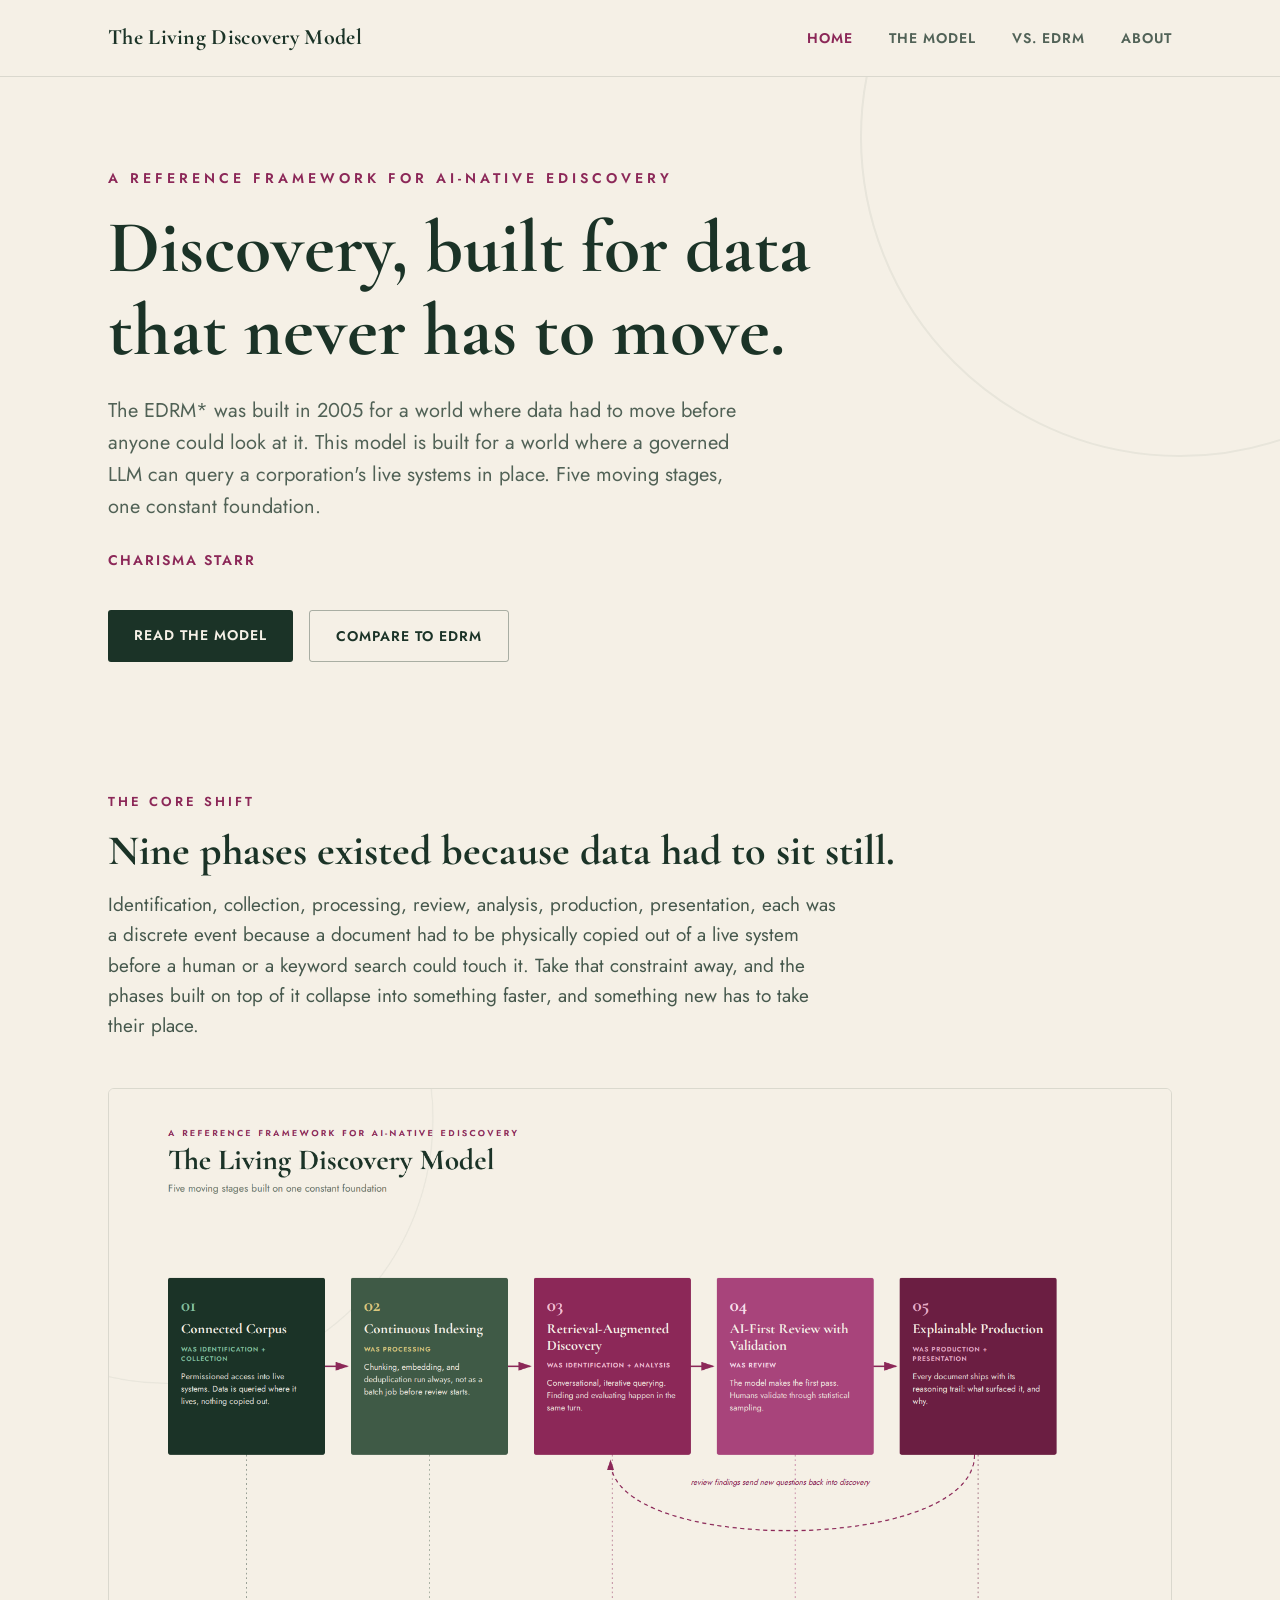
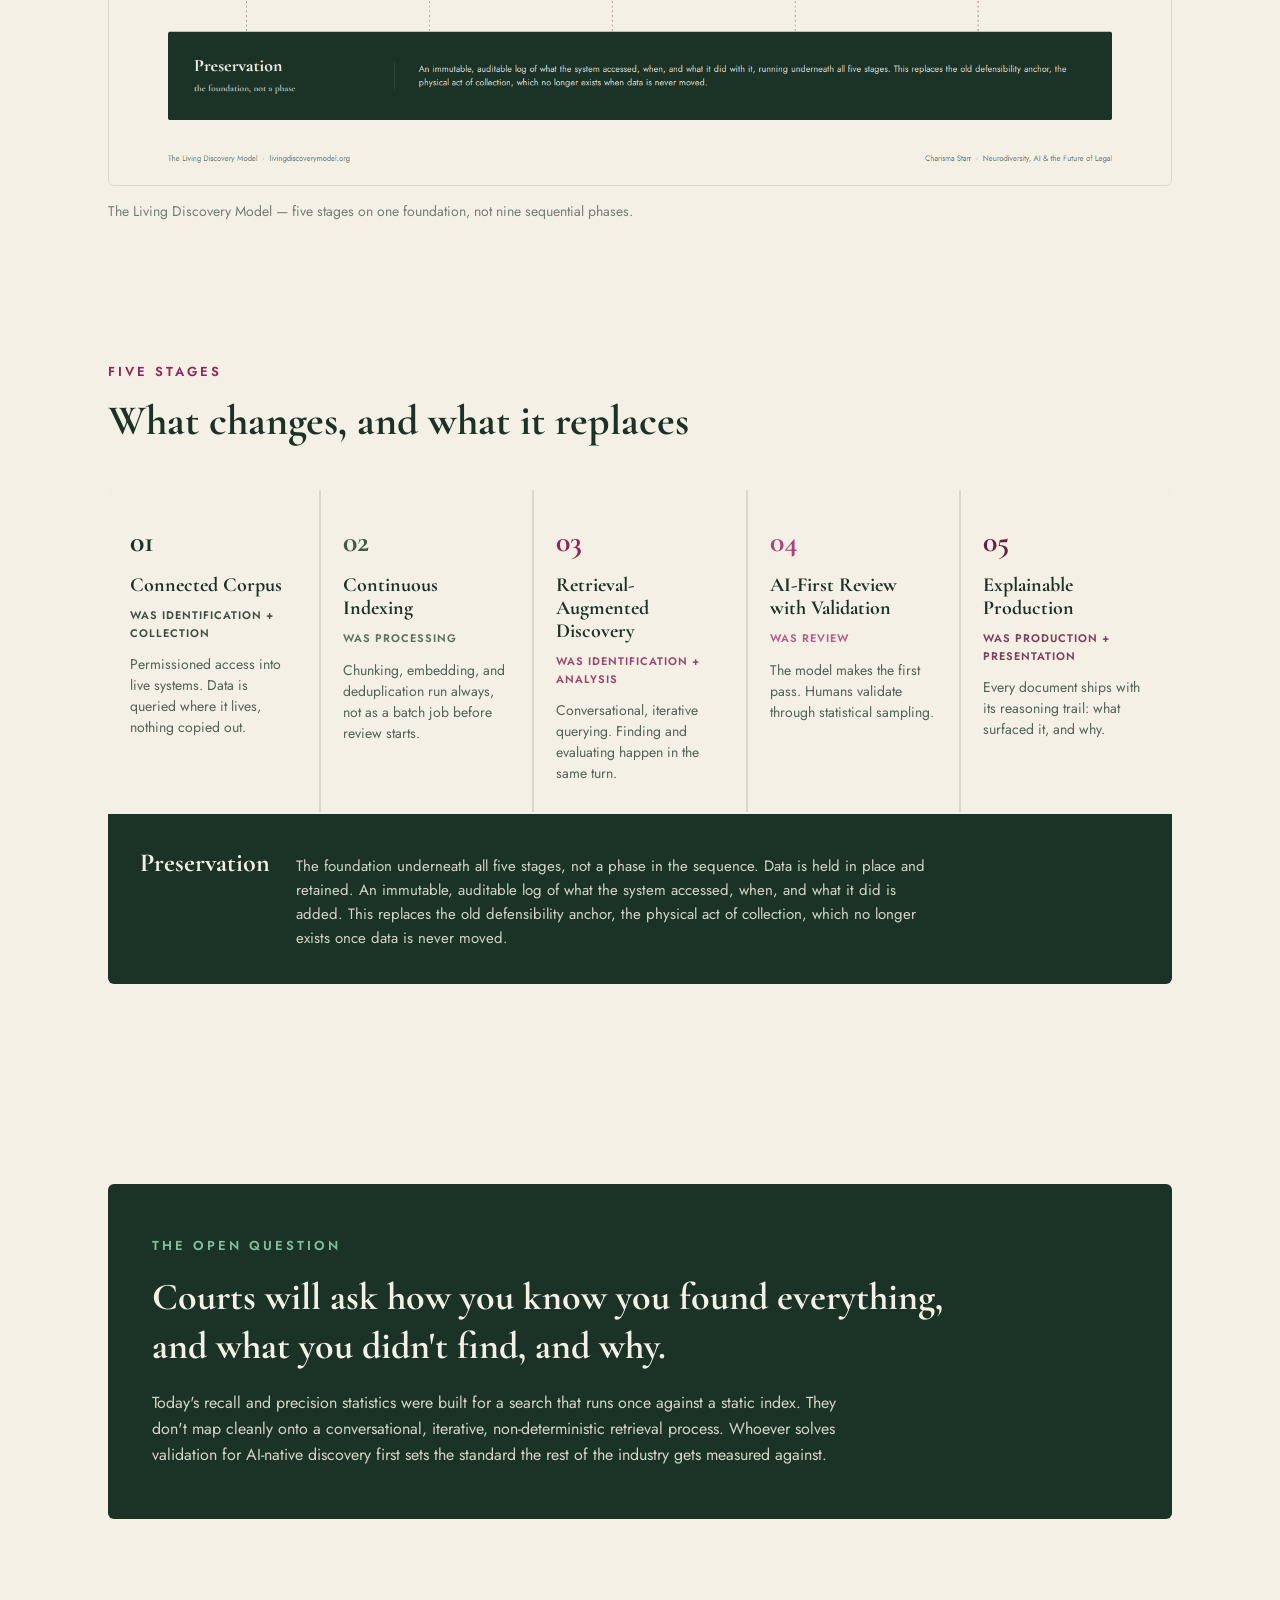
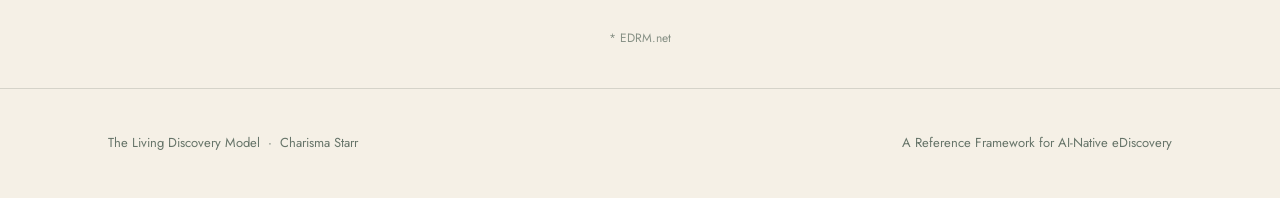
<file: index.html>
<!DOCTYPE html>
<html lang="en">
<head>
<meta charset="UTF-8">
<meta name="viewport" content="width=device-width, initial-scale=1.0">
<title>The Living Discovery Model — A Reference Framework for AI-Native eDiscovery</title>
<meta name="description" content="A reference framework for eDiscovery inside an AI-native corporation, built by Charisma Starr. Five moving stages on one constant foundation.">
<link rel="canonical" href="https://livingdiscoverymodel.org/">

<meta property="og:type" content="website">
<meta property="og:url" content="https://livingdiscoverymodel.org/">
<meta property="og:title" content="The Living Discovery Model — A Reference Framework for AI-Native eDiscovery">
<meta property="og:description" content="Five moving stages built on one constant foundation. An alternative to EDRM for discovery inside an AI-native corporation.">
<meta property="og:image" content="https://livingdiscoverymodel.org/assets/img/og-image.png">
<meta property="og:image:width" content="1200">
<meta property="og:image:height" content="630">

<meta name="twitter:card" content="summary_large_image">
<meta name="twitter:title" content="The Living Discovery Model — A Reference Framework for AI-Native eDiscovery">
<meta name="twitter:description" content="Five moving stages built on one constant foundation. An alternative to EDRM for discovery inside an AI-native corporation.">
<meta name="twitter:image" content="https://livingdiscoverymodel.org/assets/img/og-image.png">

<link rel="stylesheet" href="assets/css/style.css">
</head>
<body>

<nav class="nav">
  <div class="wrap">
    <a href="index.html" class="brand">The Living Discovery Model</a>
    <button class="nav-toggle" aria-label="Menu" onclick="document.getElementById('navlinks').classList.toggle('open')">&#9776;</button>
    <ul id="navlinks">
      <li><a class="link active" href="index.html">Home</a></li>
      <li><a class="link" href="model.html">The Model</a></li>
      <li><a class="link" href="vs-edrm.html">Vs. EDRM</a></li>
      <li><a class="link" href="about.html">About</a></li>
    </ul>
  </div>
</nav>

<header class="hero">
  <div class="ring"></div>
  <div class="wrap">
    <div class="eyebrow">A Reference Framework for AI-Native eDiscovery</div>
    <h1>Discovery, built for data<br>that never has to move.</h1>
    <p class="sub">The EDRM* was built in 2005 for a world where data had to move before anyone could look at it. This model is built for a world where a governed LLM can query a corporation's live systems in place. Five moving stages, one constant foundation.</p>
    <div class="byline">Charisma Starr</div>
    <div class="cta-row">
      <a href="model.html" class="btn btn-primary">Read the model</a>
      <a href="vs-edrm.html" class="btn btn-ghost">Compare to EDRM</a>
    </div>
  </div>
</header>

<section>
  <div class="wrap">
    <div class="section-kicker">The Core Shift</div>
    <h2 class="section-title">Nine phases existed because data had to sit still.</h2>
    <p class="lede">Identification, collection, processing, review, analysis, production, presentation, each was a discrete event because a document had to be physically copied out of a live system before a human or a keyword search could touch it. Take that constraint away, and the phases built on top of it collapse into something faster, and something new has to take their place.</p>
    <div class="figure">
      <img src="assets/img/flowchart.png" alt="The Living Discovery Model flowchart: Connected Corpus, Continuous Indexing, Retrieval-Augmented Discovery, AI-First Review with Validation, and Explainable Production, built on a Preservation foundation">
    </div>
    <div class="figure-caption">The Living Discovery Model — five stages on one foundation, not nine sequential phases.</div>
  </div>
</section>

<section>
  <div class="wrap">
    <div class="section-kicker">Five Stages</div>
    <h2 class="section-title">What changes, and what it replaces</h2>

    <div class="stage-grid">
      <div class="stage-card s1">
        <div class="n">01</div>
        <div class="t">Connected Corpus</div>
        <div class="w">was Identification + Collection</div>
        <div class="d">Permissioned access into live systems. Data is queried where it lives, nothing copied out.</div>
      </div>
      <div class="stage-card s2">
        <div class="n">02</div>
        <div class="t">Continuous Indexing</div>
        <div class="w">was Processing</div>
        <div class="d">Chunking, embedding, and deduplication run always, not as a batch job before review starts.</div>
      </div>
      <div class="stage-card s3">
        <div class="n">03</div>
        <div class="t">Retrieval-Augmented Discovery</div>
        <div class="w">was Identification + Analysis</div>
        <div class="d">Conversational, iterative querying. Finding and evaluating happen in the same turn.</div>
      </div>
      <div class="stage-card s4">
        <div class="n">04</div>
        <div class="t">AI-First Review with Validation</div>
        <div class="w">was Review</div>
        <div class="d">The model makes the first pass. Humans validate through statistical sampling.</div>
      </div>
      <div class="stage-card s5">
        <div class="n">05</div>
        <div class="t">Explainable Production</div>
        <div class="w">was Production + Presentation</div>
        <div class="d">Every document ships with its reasoning trail: what surfaced it, and why.</div>
      </div>
    </div>
    <div class="foundation">
      <h3>Preservation</h3>
      <p>The foundation underneath all five stages, not a phase in the sequence. Data is held in place and retained. An immutable, auditable log of what the system accessed, when, and what it did is added. This replaces the old defensibility anchor, the physical act of collection, which no longer exists once data is never moved.</p>
    </div>
  </div>
</section>

<section>
  <div class="wrap">
    <div class="callout">
      <div class="kicker">The Open Question</div>
      <div class="q">Courts will ask how you know you found everything, and what you didn't find, and why.</div>
      <p class="body-text">Today's recall and precision statistics were built for a search that runs once against a static index. They don't map cleanly onto a conversational, iterative, non-deterministic retrieval process. Whoever solves validation for AI-native discovery first sets the standard the rest of the industry gets measured against.</p>
    </div>
  </div>
</section>

<p style="text-align:center; font-size:12px; opacity:0.5; margin-top:40px;">* EDRM.net</p>

<footer>
  <div class="wrap">
    <span>The Living Discovery Model &nbsp;·&nbsp; Charisma Starr</span>
    <span>A Reference Framework for AI-Native eDiscovery</span>
  </div>
</footer>

</body>
</html>
</file>
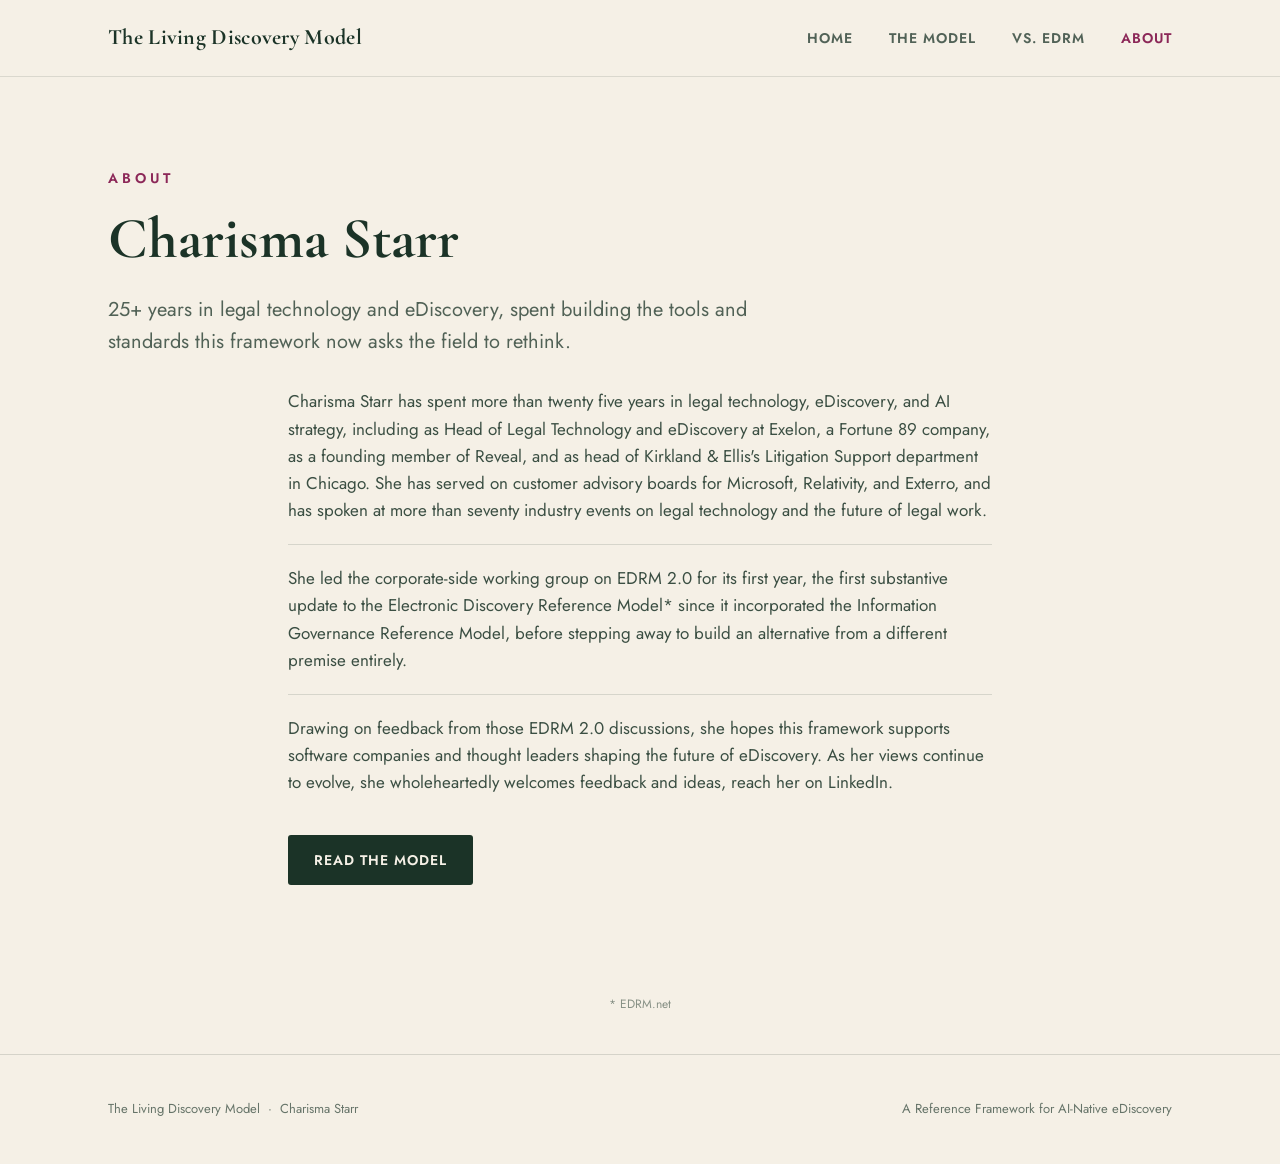
<file: about.html>
<!DOCTYPE html>
<html lang="en">
<head>
<meta charset="UTF-8">
<meta name="viewport" content="width=device-width, initial-scale=1.0">
<title>About — The Living Discovery Model</title>
<meta name="description" content="About Charisma Starr and the origin of the Living Discovery Model.">
<link rel="canonical" href="https://livingdiscoverymodel.org/about.html">

<meta property="og:type" content="profile">
<meta property="og:url" content="https://livingdiscoverymodel.org/about.html">
<meta property="og:title" content="About — The Living Discovery Model">
<meta property="og:description" content="About Charisma Starr and the origin of the Living Discovery Model.">
<meta property="og:image" content="https://livingdiscoverymodel.org/assets/img/og-image.png">
<meta property="og:image:width" content="1200">
<meta property="og:image:height" content="630">

<meta name="twitter:card" content="summary_large_image">
<meta name="twitter:title" content="About — The Living Discovery Model">
<meta name="twitter:description" content="About Charisma Starr and the origin of the Living Discovery Model.">
<meta name="twitter:image" content="https://livingdiscoverymodel.org/assets/img/og-image.png">

<link rel="stylesheet" href="assets/css/style.css">
</head>
<body>

<nav class="nav">
  <div class="wrap">
    <a href="index.html" class="brand">The Living Discovery Model</a>
    <button class="nav-toggle" aria-label="Menu" onclick="document.getElementById('navlinks').classList.toggle('open')">&#9776;</button>
    <ul id="navlinks">
      <li><a class="link" href="index.html">Home</a></li>
      <li><a class="link" href="model.html">The Model</a></li>
      <li><a class="link" href="vs-edrm.html">Vs. EDRM</a></li>
      <li><a class="link active" href="about.html">About</a></li>
    </ul>
  </div>
</nav>

<header class="hero" style="padding-bottom:20px;">
  <div class="wrap">
    <div class="eyebrow">About</div>
    <h1 style="font-size:clamp(36px,5vw,58px);">Charisma Starr</h1>
    <p class="sub">25+ years in legal technology and eDiscovery, spent building the tools and standards this framework now asks the field to rethink.</p>
  </div>
</header>

<section style="padding-top:10px;">
  <div class="wrap" style="max-width:760px;">
    <p style="font-size:17px; opacity:0.85;">Charisma Starr has spent more than twenty five years in legal technology, eDiscovery, and AI strategy, including as Head of Legal Technology and eDiscovery at Exelon, a Fortune 89 company, as a founding member of Reveal, and as head of Kirkland &amp; Ellis's Litigation Support department in Chicago. She has served on customer advisory boards for Microsoft, Relativity, and Exterro, and has spoken at more than seventy industry events on legal technology and the future of legal work.</p>

    <div class="divider"></div>

    <p style="font-size:17px; opacity:0.85;">She led the corporate-side working group on EDRM 2.0 for its first year, the first substantive update to the Electronic Discovery Reference Model* since it incorporated the Information Governance Reference Model, before stepping away to build an alternative from a different premise entirely.</p>

    <div class="divider"></div>

    <p style="font-size:17px; opacity:0.85;">Drawing on feedback from those EDRM 2.0 discussions, she hopes this framework supports software companies and thought leaders shaping the future of eDiscovery. As her views continue to evolve, she wholeheartedly welcomes feedback and ideas, reach her on LinkedIn.</p>

    <div class="cta-row">
      <a href="model.html" class="btn btn-primary">Read the model</a>
    </div>
  </div>
</section>

<p style="text-align:center; font-size:12px; opacity:0.5; margin-top:40px;">* EDRM.net</p>

<footer>
  <div class="wrap">
    <span>The Living Discovery Model &nbsp;·&nbsp; Charisma Starr</span>
    <span>A Reference Framework for AI-Native eDiscovery</span>
  </div>
</footer>

</body>
</html>
</file>
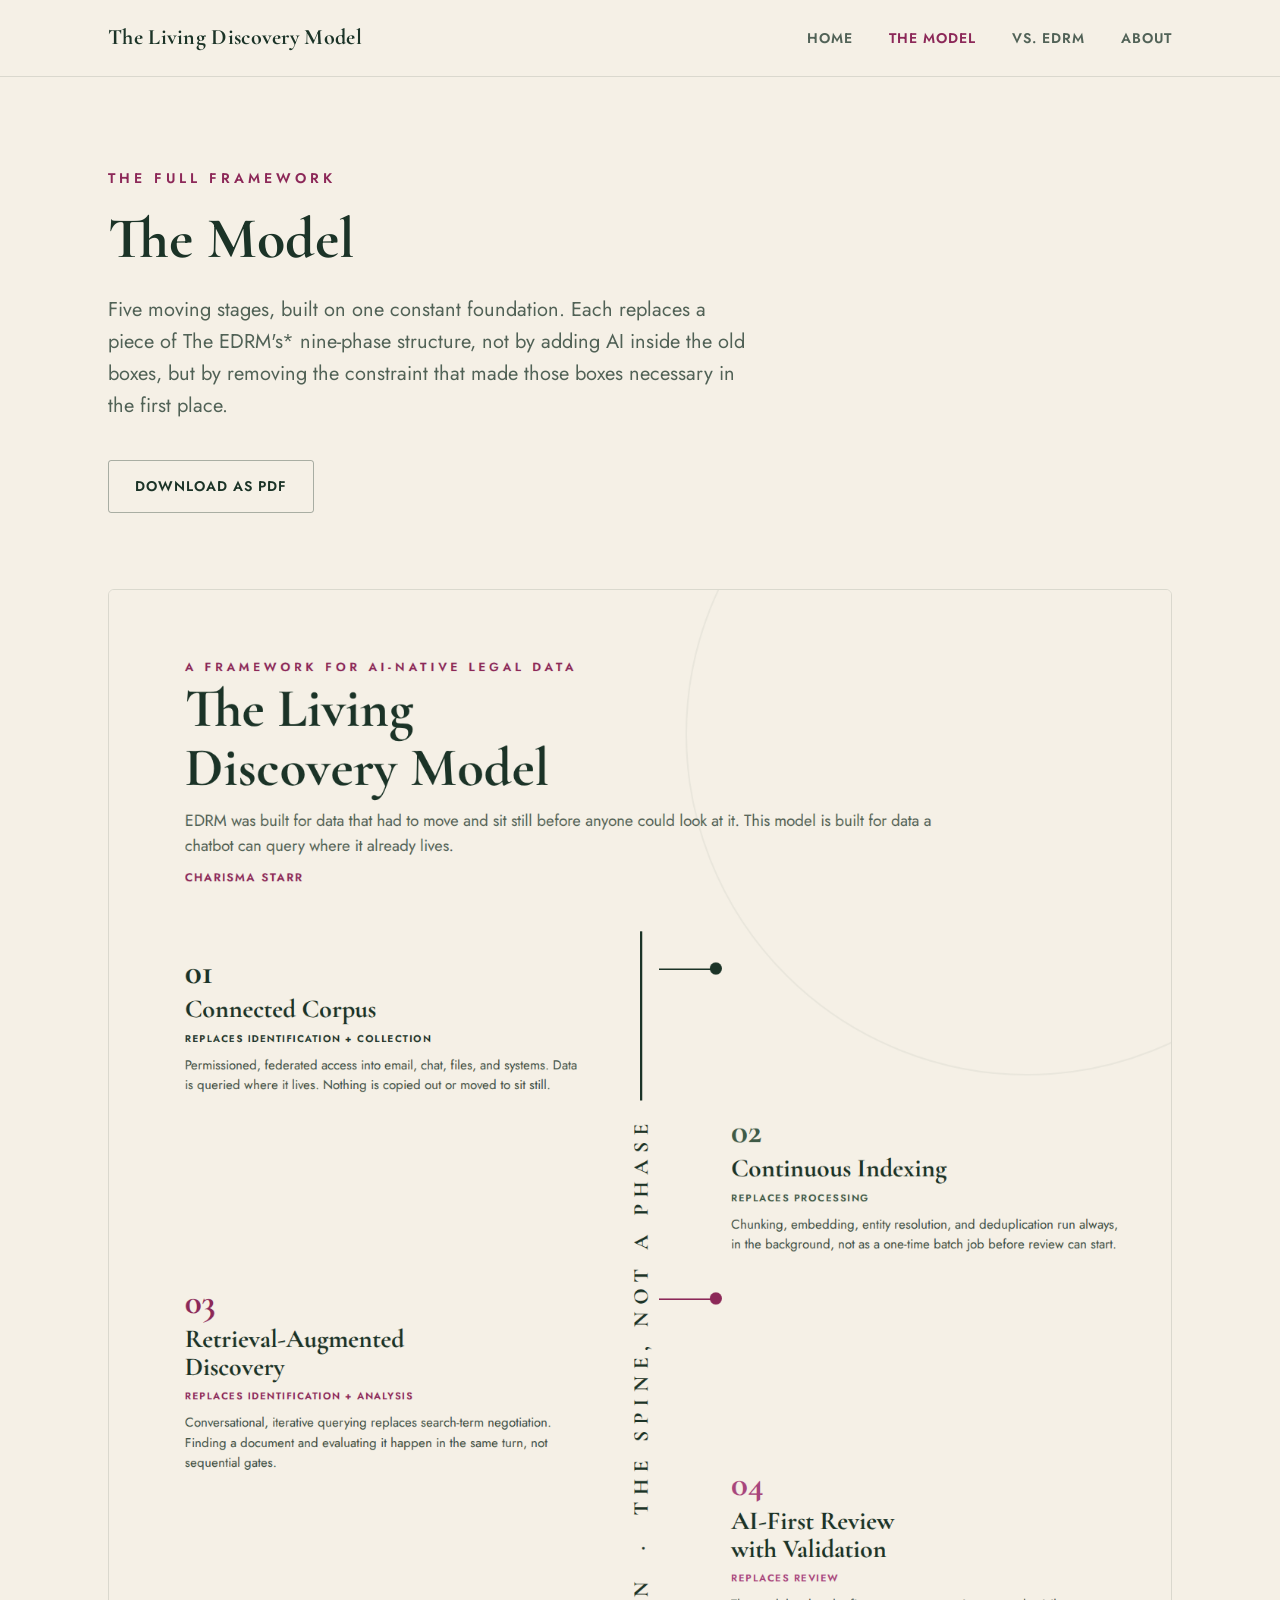
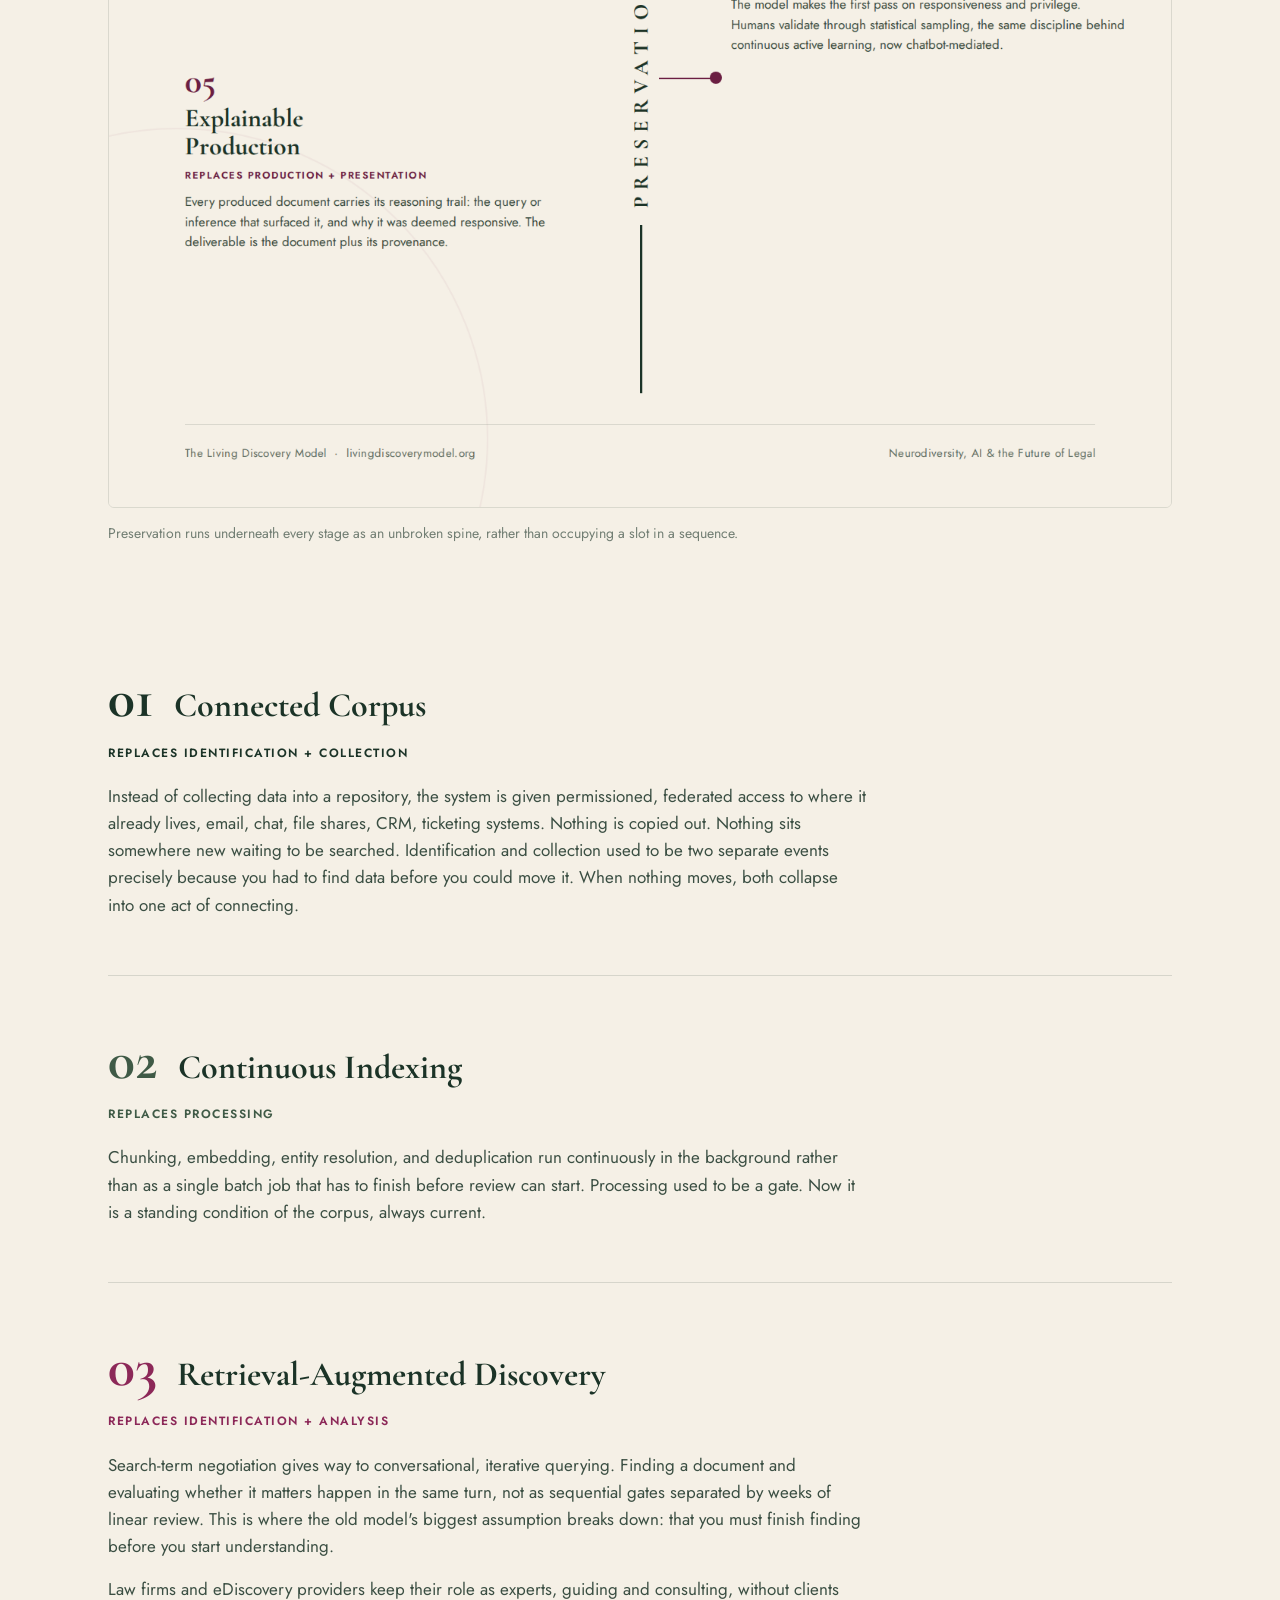
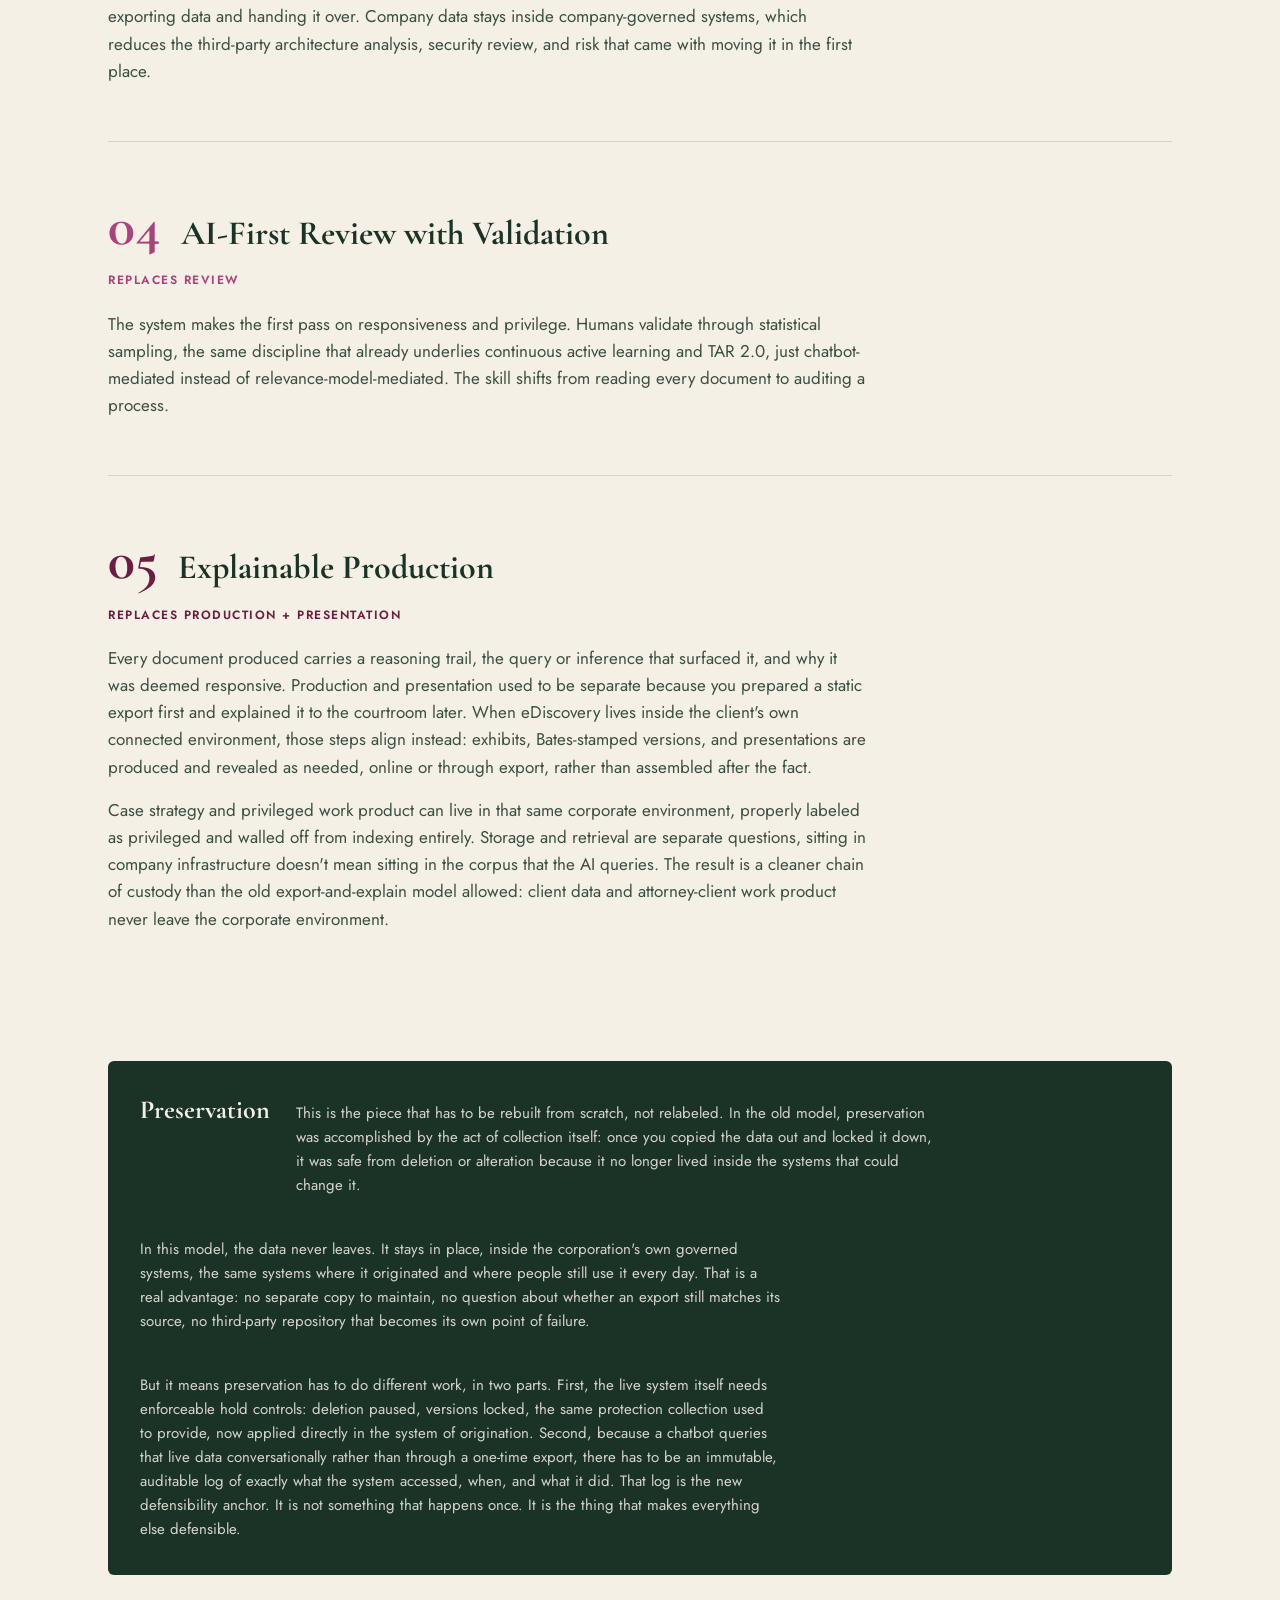
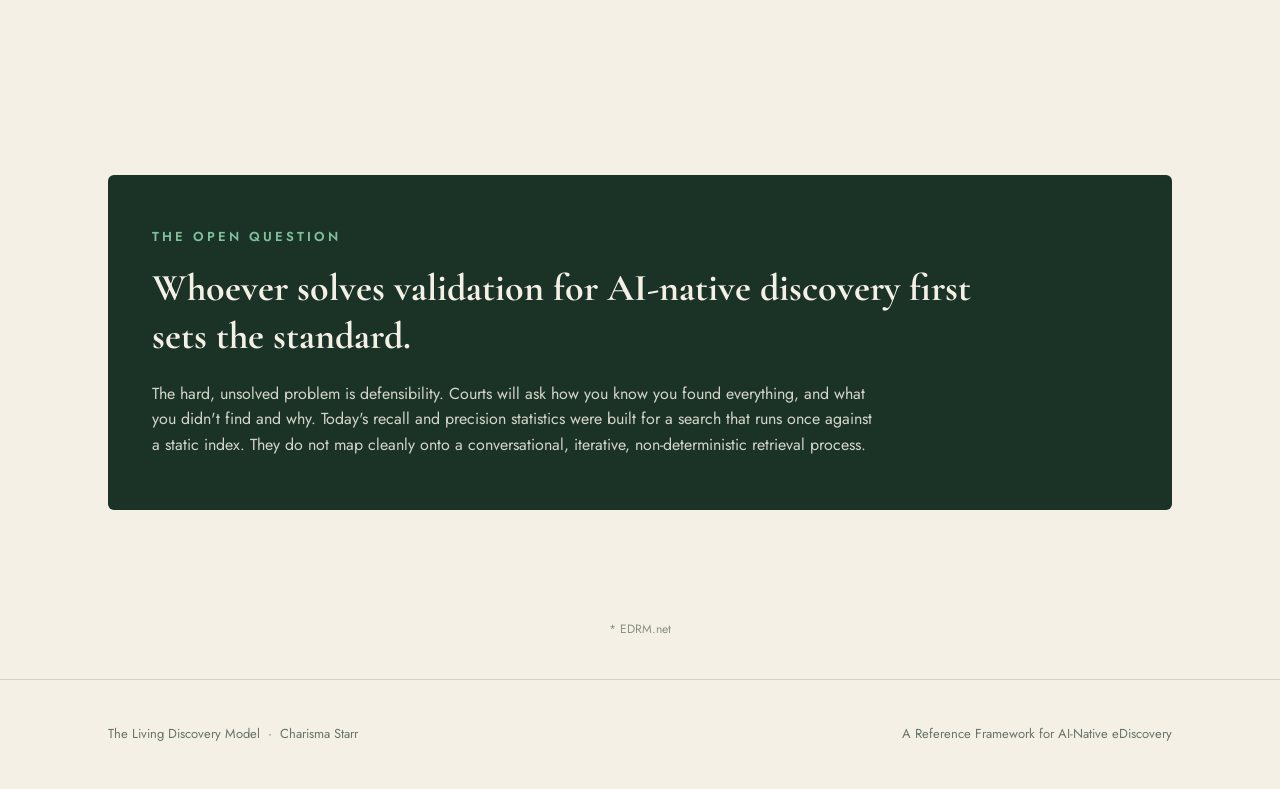
<file: model.html>
<!DOCTYPE html>
<html lang="en">
<head>
<meta charset="UTF-8">
<meta name="viewport" content="width=device-width, initial-scale=1.0">
<title>The Model — The Living Discovery Model</title>
<meta name="description" content="A full breakdown of the five stages of the Living Discovery Model, and the preservation foundation underneath them.">
<link rel="canonical" href="https://livingdiscoverymodel.org/model.html">

<meta property="og:type" content="article">
<meta property="og:url" content="https://livingdiscoverymodel.org/model.html">
<meta property="og:title" content="The Model — The Living Discovery Model">
<meta property="og:description" content="A full breakdown of the five stages of the Living Discovery Model, and the preservation foundation underneath them.">
<meta property="og:image" content="https://livingdiscoverymodel.org/assets/img/og-image.png">
<meta property="og:image:width" content="1200">
<meta property="og:image:height" content="630">

<meta name="twitter:card" content="summary_large_image">
<meta name="twitter:title" content="The Model — The Living Discovery Model">
<meta name="twitter:description" content="A full breakdown of the five stages of the Living Discovery Model, and the preservation foundation underneath them.">
<meta name="twitter:image" content="https://livingdiscoverymodel.org/assets/img/og-image.png">

<link rel="stylesheet" href="assets/css/style.css">
<style>
.stage-detail { padding: 56px 0; border-bottom: 1px solid rgba(27,51,39,0.14); }
.stage-detail:last-of-type { border-bottom:none; }
.stage-head { display:flex; align-items:baseline; gap:20px; flex-wrap:wrap; }
.stage-head .n { font-family:'Cormorant Garamond',serif; font-weight:700; font-size:56px; line-height:1; }
.stage-head .t { font-family:'Cormorant Garamond',serif; font-weight:700; font-size:34px; }
.stage-was { margin-top:10px; font-size:12px; letter-spacing:1.5px; text-transform:uppercase; font-weight:600; }
.stage-body { margin-top:20px; max-width:760px; font-size:17px; opacity:0.85; }
</style>
</head>
<body>

<nav class="nav">
  <div class="wrap">
    <a href="index.html" class="brand">The Living Discovery Model</a>
    <button class="nav-toggle" aria-label="Menu" onclick="document.getElementById('navlinks').classList.toggle('open')">&#9776;</button>
    <ul id="navlinks">
      <li><a class="link" href="index.html">Home</a></li>
      <li><a class="link active" href="model.html">The Model</a></li>
      <li><a class="link" href="vs-edrm.html">Vs. EDRM</a></li>
      <li><a class="link" href="about.html">About</a></li>
    </ul>
  </div>
</nav>

<header class="hero" style="padding-bottom:20px;">
  <div class="wrap">
    <div class="eyebrow">The Full Framework</div>
    <h1 style="font-size:clamp(36px,5vw,58px);">The Model</h1>
    <p class="sub">Five moving stages, built on one constant foundation. Each replaces a piece of The EDRM's* nine-phase structure, not by adding AI inside the old boxes, but by removing the constraint that made those boxes necessary in the first place.</p>
    <div class="cta-row">
      <a href="assets/the-living-discovery-model.pdf" class="btn btn-ghost" download>Download as PDF</a>
    </div>
  </div>
</header>

<section style="padding-top:10px;">
  <div class="wrap">
    <div class="figure">
      <img src="assets/img/spine-diagram.png" alt="The Living Discovery Model spine diagram showing five stages connected to a Preservation spine">
    </div>
    <div class="figure-caption">Preservation runs underneath every stage as an unbroken spine, rather than occupying a slot in a sequence.</div>
  </div>
</section>

<section style="padding-top:0;">
  <div class="wrap">

    <div class="stage-detail">
      <div class="stage-head"><span class="n" style="color:var(--c1)">01</span><span class="t">Connected Corpus</span></div>
      <div class="stage-was" style="color:var(--c1)">Replaces Identification + Collection</div>
      <p class="stage-body">Instead of collecting data into a repository, the system is given permissioned, federated access to where it already lives, email, chat, file shares, CRM, ticketing systems. Nothing is copied out. Nothing sits somewhere new waiting to be searched. Identification and collection used to be two separate events precisely because you had to find data before you could move it. When nothing moves, both collapse into one act of connecting.</p>
    </div>

    <div class="stage-detail">
      <div class="stage-head"><span class="n" style="color:var(--c2)">02</span><span class="t">Continuous Indexing</span></div>
      <div class="stage-was" style="color:var(--c2)">Replaces Processing</div>
      <p class="stage-body">Chunking, embedding, entity resolution, and deduplication run continuously in the background rather than as a single batch job that has to finish before review can start. Processing used to be a gate. Now it is a standing condition of the corpus, always current.</p>
    </div>

    <div class="stage-detail">
      <div class="stage-head"><span class="n" style="color:var(--c3)">03</span><span class="t">Retrieval-Augmented Discovery</span></div>
      <div class="stage-was" style="color:var(--c3)">Replaces Identification + Analysis</div>
      <p class="stage-body">Search-term negotiation gives way to conversational, iterative querying. Finding a document and evaluating whether it matters happen in the same turn, not as sequential gates separated by weeks of linear review. This is where the old model's biggest assumption breaks down: that you must finish finding before you start understanding.</p>
      <p class="stage-body" style="margin-top:16px;">Law firms and eDiscovery providers keep their role as experts, guiding and consulting, without clients exporting data and handing it over. Company data stays inside company-governed systems, which reduces the third-party architecture analysis, security review, and risk that came with moving it in the first place.</p>
    </div>

    <div class="stage-detail">
      <div class="stage-head"><span class="n" style="color:var(--c4)">04</span><span class="t">AI-First Review with Validation</span></div>
      <div class="stage-was" style="color:var(--c4)">Replaces Review</div>
      <p class="stage-body">The system makes the first pass on responsiveness and privilege. Humans validate through statistical sampling, the same discipline that already underlies continuous active learning and TAR 2.0, just chatbot-mediated instead of relevance-model-mediated. The skill shifts from reading every document to auditing a process.</p>
    </div>

    <div class="stage-detail">
      <div class="stage-head"><span class="n" style="color:var(--c5)">05</span><span class="t">Explainable Production</span></div>
      <div class="stage-was" style="color:var(--c5)">Replaces Production + Presentation</div>
      <p class="stage-body">Every document produced carries a reasoning trail, the query or inference that surfaced it, and why it was deemed responsive. Production and presentation used to be separate because you prepared a static export first and explained it to the courtroom later. When eDiscovery lives inside the client's own connected environment, those steps align instead: exhibits, Bates-stamped versions, and presentations are produced and revealed as needed, online or through export, rather than assembled after the fact.</p>
      <p class="stage-body" style="margin-top:16px;">Case strategy and privileged work product can live in that same corporate environment, properly labeled as privileged and walled off from indexing entirely. Storage and retrieval are separate questions, sitting in company infrastructure doesn't mean sitting in the corpus that the AI queries. The result is a cleaner chain of custody than the old export-and-explain model allowed: client data and attorney-client work product never leave the corporate environment.</p>
    </div>

  </div>
</section>

<section style="padding-top:0;">
  <div class="wrap">
    <div class="foundation" style="border-radius:6px;">
      <h3>Preservation</h3>
      <p>This is the piece that has to be rebuilt from scratch, not relabeled. In the old model, preservation was accomplished by the act of collection itself: once you copied the data out and locked it down, it was safe from deletion or alteration because it no longer lived inside the systems that could change it.</p>
      <p style="margin-top:14px;">In this model, the data never leaves. It stays in place, inside the corporation's own governed systems, the same systems where it originated and where people still use it every day. That is a real advantage: no separate copy to maintain, no question about whether an export still matches its source, no third-party repository that becomes its own point of failure.</p>
      <p style="margin-top:14px;">But it means preservation has to do different work, in two parts. First, the live system itself needs enforceable hold controls: deletion paused, versions locked, the same protection collection used to provide, now applied directly in the system of origination. Second, because a chatbot queries that live data conversationally rather than through a one-time export, there has to be an immutable, auditable log of exactly what the system accessed, when, and what it did. That log is the new defensibility anchor. It is not something that happens once. It is the thing that makes everything else defensible.</p>
    </div>
  </div>
</section>

<section>
  <div class="wrap">
    <div class="callout">
      <div class="kicker">The Open Question</div>
      <div class="q">Whoever solves validation for AI-native discovery first sets the standard.</div>
      <p class="body-text">The hard, unsolved problem is defensibility. Courts will ask how you know you found everything, and what you didn't find and why. Today's recall and precision statistics were built for a search that runs once against a static index. They do not map cleanly onto a conversational, iterative, non-deterministic retrieval process.</p>
    </div>
  </div>
</section>

<p style="text-align:center; font-size:12px; opacity:0.5; margin-top:40px;">* EDRM.net</p>

<footer>
  <div class="wrap">
    <span>The Living Discovery Model &nbsp;·&nbsp; Charisma Starr</span>
    <span>A Reference Framework for AI-Native eDiscovery</span>
  </div>
</footer>

</body>
</html>
</file>
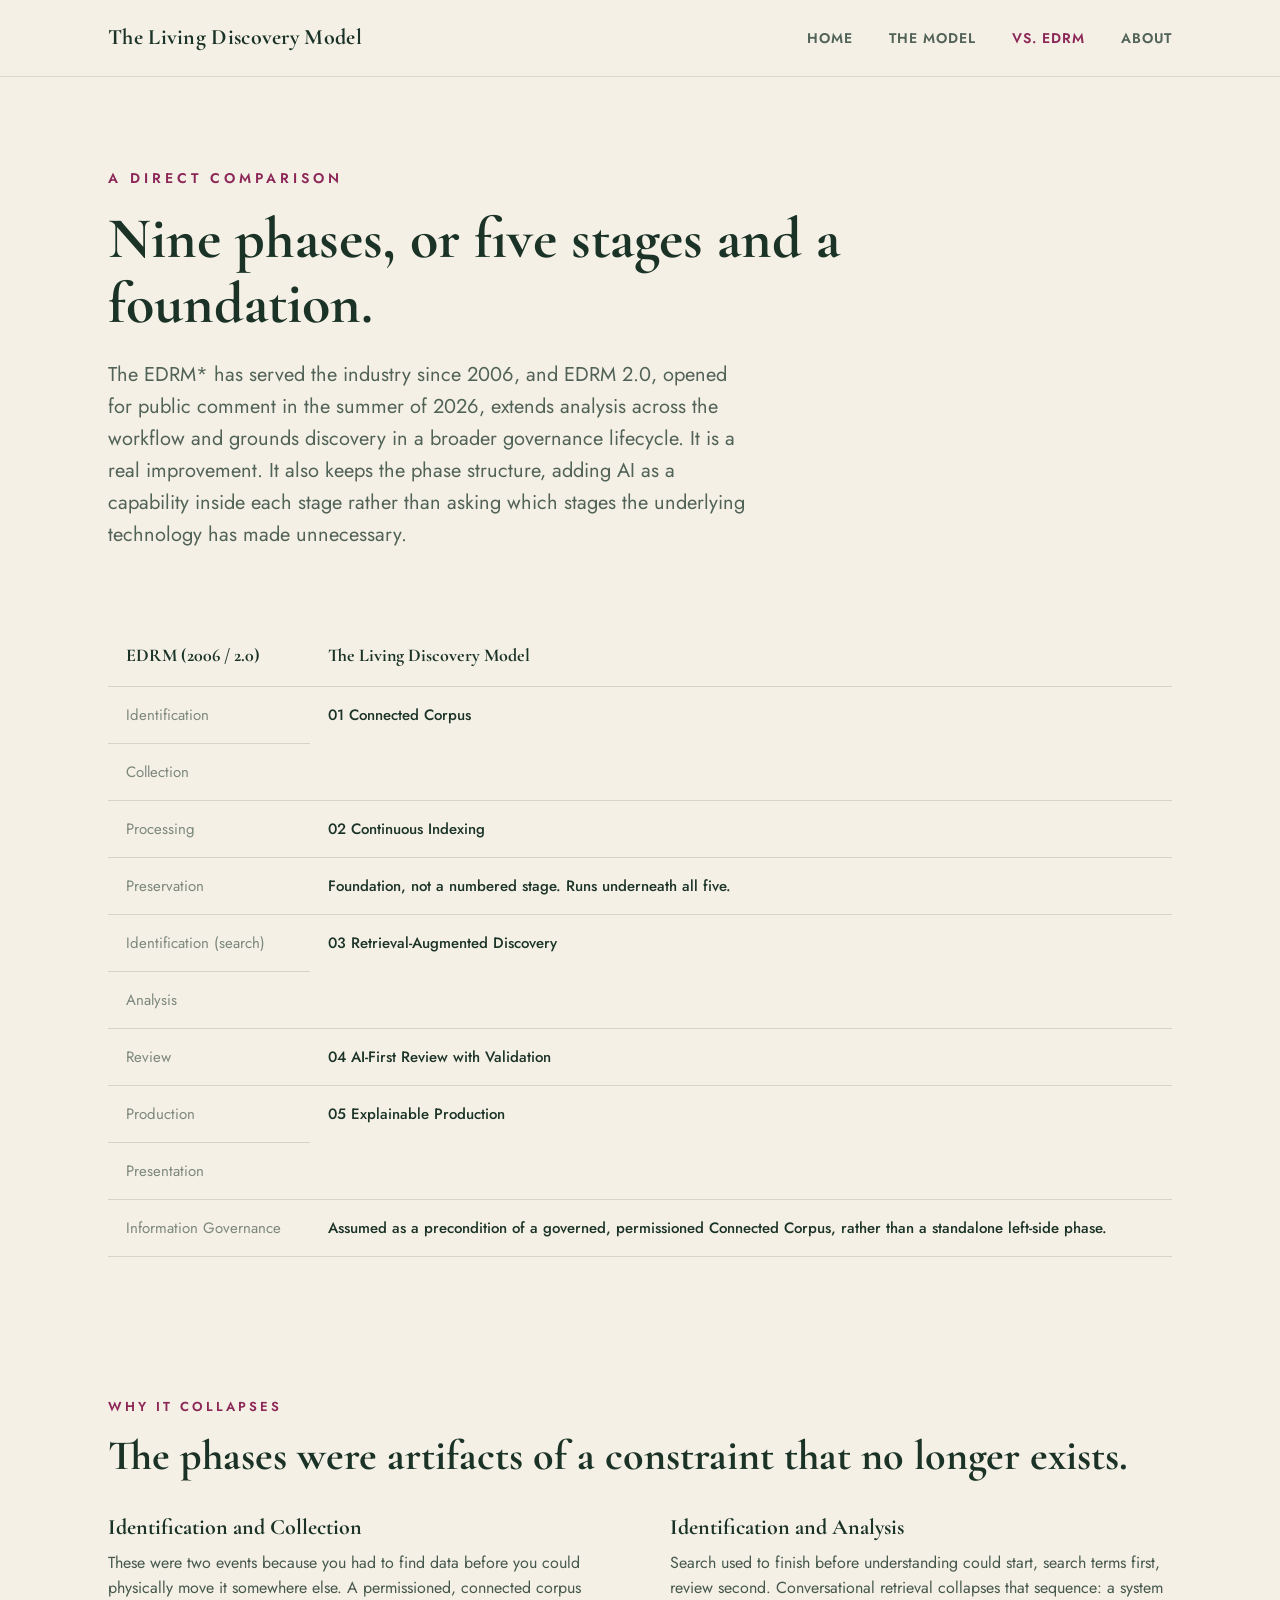
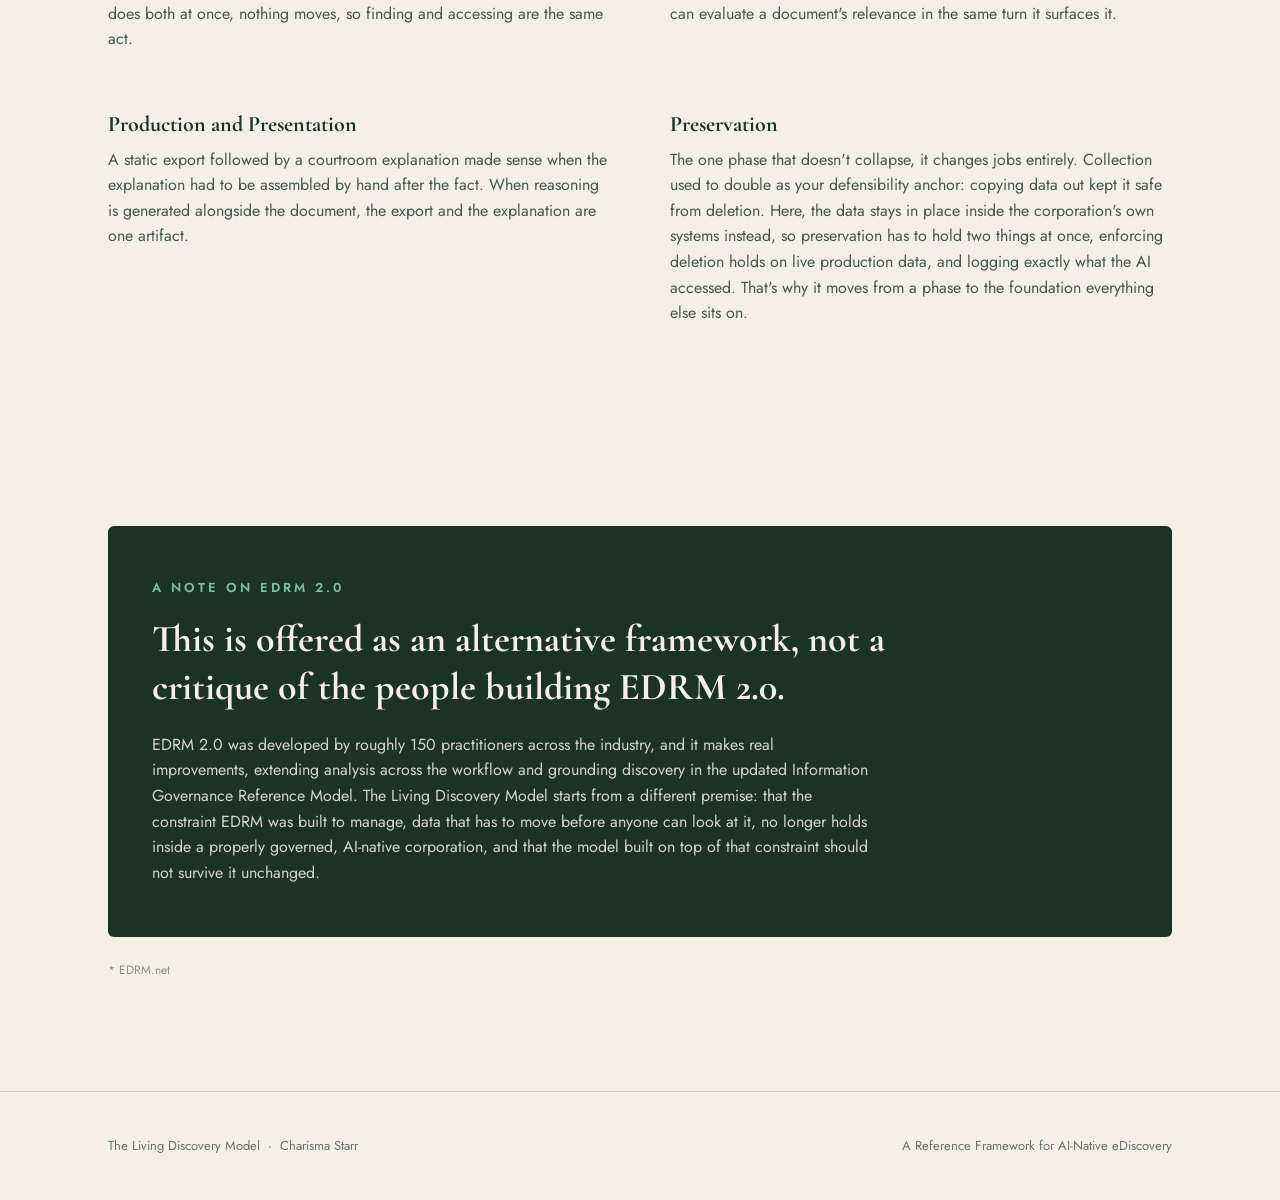
<file: vs-edrm.html>
<!DOCTYPE html>
<html lang="en">
<head>
<meta charset="UTF-8">
<meta name="viewport" content="width=device-width, initial-scale=1.0">
<title>Vs. EDRM — The Living Discovery Model</title>
<meta name="description" content="How the Living Discovery Model compares to the Electronic Discovery Reference Model, phase by phase.">
<link rel="canonical" href="https://livingdiscoverymodel.org/vs-edrm.html">

<meta property="og:type" content="article">
<meta property="og:url" content="https://livingdiscoverymodel.org/vs-edrm.html">
<meta property="og:title" content="Vs. EDRM — The Living Discovery Model">
<meta property="og:description" content="How the Living Discovery Model compares to the Electronic Discovery Reference Model, phase by phase.">
<meta property="og:image" content="https://livingdiscoverymodel.org/assets/img/og-image.png">
<meta property="og:image:width" content="1200">
<meta property="og:image:height" content="630">

<meta name="twitter:card" content="summary_large_image">
<meta name="twitter:title" content="Vs. EDRM — The Living Discovery Model">
<meta name="twitter:description" content="How the Living Discovery Model compares to the Electronic Discovery Reference Model, phase by phase.">
<meta name="twitter:image" content="https://livingdiscoverymodel.org/assets/img/og-image.png">

<link rel="stylesheet" href="assets/css/style.css">
</head>
<body>

<nav class="nav">
  <div class="wrap">
    <a href="index.html" class="brand">The Living Discovery Model</a>
    <button class="nav-toggle" aria-label="Menu" onclick="document.getElementById('navlinks').classList.toggle('open')">&#9776;</button>
    <ul id="navlinks">
      <li><a class="link" href="index.html">Home</a></li>
      <li><a class="link" href="model.html">The Model</a></li>
      <li><a class="link active" href="vs-edrm.html">Vs. EDRM</a></li>
      <li><a class="link" href="about.html">About</a></li>
    </ul>
  </div>
</nav>

<header class="hero" style="padding-bottom:20px;">
  <div class="wrap">
    <div class="eyebrow">A Direct Comparison</div>
    <h1 style="font-size:clamp(36px,5vw,58px);">Nine phases, or five stages and a foundation.</h1>
    <p class="sub">The EDRM* has served the industry since 2006, and EDRM 2.0, opened for public comment in the summer of 2026, extends analysis across the workflow and grounds discovery in a broader governance lifecycle. It is a real improvement. It also keeps the phase structure, adding AI as a capability inside each stage rather than asking which stages the underlying technology has made unnecessary.</p>
  </div>
</header>

<section style="padding-top:10px;">
  <div class="wrap">
    <table class="compare">
      <tr>
        <th>EDRM (2006 / 2.0)</th>
        <th>The Living Discovery Model</th>
      </tr>
      <tr>
        <td class="old">Identification</td>
        <td class="new" rowspan="2">01 Connected Corpus</td>
      </tr>
      <tr>
        <td class="old">Collection</td>
      </tr>
      <tr>
        <td class="old">Processing</td>
        <td class="new">02 Continuous Indexing</td>
      </tr>
      <tr>
        <td class="old">Preservation</td>
        <td class="new">Foundation, not a numbered stage. Runs underneath all five.</td>
      </tr>
      <tr>
        <td class="old">Identification (search)</td>
        <td class="new" rowspan="2">03 Retrieval-Augmented Discovery</td>
      </tr>
      <tr>
        <td class="old">Analysis</td>
      </tr>
      <tr>
        <td class="old">Review</td>
        <td class="new">04 AI-First Review with Validation</td>
      </tr>
      <tr>
        <td class="old">Production</td>
        <td class="new" rowspan="2">05 Explainable Production</td>
      </tr>
      <tr>
        <td class="old">Presentation</td>
      </tr>
      <tr>
        <td class="old">Information Governance</td>
        <td class="new">Assumed as a precondition of a governed, permissioned Connected Corpus, rather than a standalone left-side phase.</td>
      </tr>
    </table>
  </div>
</section>

<section>
  <div class="wrap">
    <div class="section-kicker">Why It Collapses</div>
    <h2 class="section-title">The phases were artifacts of a constraint that no longer exists.</h2>
    <div class="twocol" style="margin-top:36px;">
      <div>
        <h3 style="font-size:22px;">Identification and Collection</h3>
        <p class="lede" style="font-size:16px; margin-top:10px;">These were two events because you had to find data before you could physically move it somewhere else. A permissioned, connected corpus does both at once, nothing moves, so finding and accessing are the same act.</p>
      </div>
      <div>
        <h3 style="font-size:22px;">Identification and Analysis</h3>
        <p class="lede" style="font-size:16px; margin-top:10px;">Search used to finish before understanding could start, search terms first, review second. Conversational retrieval collapses that sequence: a system can evaluate a document's relevance in the same turn it surfaces it.</p>
      </div>
      <div>
        <h3 style="font-size:22px;">Production and Presentation</h3>
        <p class="lede" style="font-size:16px; margin-top:10px;">A static export followed by a courtroom explanation made sense when the explanation had to be assembled by hand after the fact. When reasoning is generated alongside the document, the export and the explanation are one artifact.</p>
      </div>
      <div>
        <h3 style="font-size:22px;">Preservation</h3>
        <p class="lede" style="font-size:16px; margin-top:10px;">The one phase that doesn't collapse, it changes jobs entirely. Collection used to double as your defensibility anchor: copying data out kept it safe from deletion. Here, the data stays in place inside the corporation's own systems instead, so preservation has to hold two things at once, enforcing deletion holds on live production data, and logging exactly what the AI accessed. That's why it moves from a phase to the foundation everything else sits on.</p>
      </div>
    </div>
  </div>
</section>

<section>
  <div class="wrap">
    <div class="callout">
      <div class="kicker">A Note on EDRM 2.0</div>
      <div class="q">This is offered as an alternative framework, not a critique of the people building EDRM 2.0.</div>
      <p class="body-text">EDRM 2.0 was developed by roughly 150 practitioners across the industry, and it makes real improvements, extending analysis across the workflow and grounding discovery in the updated Information Governance Reference Model. The Living Discovery Model starts from a different premise: that the constraint EDRM was built to manage, data that has to move before anyone can look at it, no longer holds inside a properly governed, AI-native corporation, and that the model built on top of that constraint should not survive it unchanged.</p>
    </div>
    <p style="margin-top:24px; font-size:12px; opacity:0.5;">* EDRM.net</p>
  </div>
</section>

<footer>
  <div class="wrap">
    <span>The Living Discovery Model &nbsp;·&nbsp; Charisma Starr</span>
    <span>A Reference Framework for AI-Native eDiscovery</span>
  </div>
</footer>

</body>
</html>
</file>
<file: assets/css/style.css>
@import url('https://fonts.googleapis.com/css2?family=Cormorant+Garamond:wght@500;700&family=Jost:wght@400;500;600&display=swap');

:root {
  --cream: #F5F0E6;
  --forest: #1B3327;
  --fuchsia: #8C2858;
  --c1: #1B3327;
  --c2: #3F5A46;
  --c3: #8C2858;
  --c4: #A8447B;
  --c5: #6B1E42;
  --ink: #1B3327;
  --max: 1120px;
}

* { margin:0; padding:0; box-sizing:border-box; }

html { scroll-behavior: smooth; }

body {
  background: var(--cream);
  color: var(--ink);
  font-family: 'Jost', sans-serif;
  font-weight: 400;
  line-height: 1.6;
  -webkit-font-smoothing: antialiased;
}

h1, h2, h3, .display {
  font-family: 'Cormorant Garamond', serif;
  font-weight: 700;
  color: var(--forest);
  line-height: 1.12;
}

a { color: inherit; }

.wrap { max-width: var(--max); margin: 0 auto; padding: 0 28px; }

/* Nav */
.nav {
  position: sticky; top: 0; z-index: 50;
  background: rgba(245,240,230,0.92); backdrop-filter: blur(6px);
  border-bottom: 1px solid rgba(27,51,39,0.12);
}
.nav .wrap { display:flex; align-items:center; justify-content:space-between; height:76px; }
.nav .brand { font-family:'Cormorant Garamond',serif; font-weight:700; font-size:22px; color:var(--forest); text-decoration:none; letter-spacing:0.3px; }
.nav ul { list-style:none; display:flex; gap:36px; }
.nav a.link { text-decoration:none; font-size:14px; letter-spacing:1px; text-transform:uppercase; color:var(--forest); opacity:0.75; font-weight:600; transition:opacity .15s; }
.nav a.link:hover, .nav a.link.active { opacity:1; color:var(--fuchsia); }
.nav-toggle { display:none; }

@media (max-width: 760px) {
  .nav ul { position:fixed; top:76px; left:0; right:0; background:var(--cream); flex-direction:column; gap:0; border-bottom:1px solid rgba(27,51,39,0.12); max-height:0; overflow:hidden; transition:max-height .25s ease; }
  .nav ul.open { max-height:400px; }
  .nav ul li { border-top:1px solid rgba(27,51,39,0.08); }
  .nav a.link { display:block; padding:18px 28px; }
  .nav-toggle { display:block; background:none; border:none; font-size:26px; color:var(--forest); cursor:pointer; line-height:1; }
}

/* Hero */
.hero { padding: 90px 0 60px; position:relative; overflow:hidden; }
.hero .ring { position:absolute; border-radius:50%; border:2px solid rgba(27,51,39,0.06); width:640px; height:640px; top:-260px; right:-220px; pointer-events:none; }
.eyebrow { font-size:14px; letter-spacing:4px; text-transform:uppercase; color:var(--fuchsia); font-weight:600; margin-bottom:18px; }
.hero h1 { font-size:clamp(40px, 6vw, 74px); max-width: 820px; }
.hero .sub { font-size:20px; color:var(--forest); opacity:0.75; max-width:640px; margin-top:22px; }
.hero .byline { margin-top:26px; font-size:14px; letter-spacing:2px; text-transform:uppercase; color:var(--fuchsia); font-weight:600; }

.cta-row { margin-top:38px; display:flex; gap:16px; flex-wrap:wrap; }
.btn { display:inline-block; padding:14px 26px; border-radius:3px; font-size:14px; letter-spacing:1px; text-transform:uppercase; font-weight:600; text-decoration:none; transition: transform .15s ease, opacity .15s ease; }
.btn:hover { transform: translateY(-1px); }
.btn-primary { background: var(--forest); color: var(--cream); }
.btn-ghost { background:transparent; color:var(--forest); border:1.5px solid rgba(27,51,39,0.35); }

/* Sections */
section { padding: 70px 0; }
.section-title { font-size: clamp(30px, 4vw, 42px); }
.section-kicker { font-size:13px; letter-spacing:3px; text-transform:uppercase; color:var(--fuchsia); font-weight:600; margin-bottom:14px; }
.lede { font-size:19px; color:var(--forest); opacity:0.8; max-width:740px; margin-top:16px; }

.figure { margin-top: 46px; border-radius:6px; overflow:hidden; border:1px solid rgba(27,51,39,0.12); }
.figure img { display:block; width:100%; height:auto; }
.figure-caption { margin-top:14px; font-size:14px; color:var(--forest); opacity:0.6; }

/* Stage cards */
.stage-grid { display:grid; grid-template-columns: repeat(5, 1fr); gap:2px; margin-top:46px; background:rgba(27,51,39,0.12); border-radius:6px; overflow:hidden; }
.stage-card { background: var(--cream); padding:28px 22px; min-height:230px; display:flex; flex-direction:column; }
.stage-card .n { font-family:'Cormorant Garamond',serif; font-weight:700; font-size:30px; }
.stage-card .t { font-family:'Cormorant Garamond',serif; font-weight:700; font-size:20px; margin-top:8px; color:var(--forest); line-height:1.15; }
.stage-card .w { font-size:11px; letter-spacing:1px; text-transform:uppercase; font-weight:600; margin-top:10px; opacity:0.85; }
.stage-card .d { font-size:14px; color:var(--forest); opacity:0.75; margin-top:12px; line-height:1.5; flex:1; }
.s1 .n, .s1 .w { color:var(--c1); } .s2 .n, .s2 .w { color:var(--c2); } .s3 .n, .s3 .w { color:var(--c3); }
.s4 .n, .s4 .w { color:var(--c4); } .s5 .n, .s5 .w { color:var(--c5); }

@media (max-width: 900px) {
  .stage-grid { grid-template-columns: 1fr; }
}

/* Foundation band */
.foundation { margin-top:2px; background: var(--forest); color:var(--cream); padding:34px 32px; border-radius: 0 0 6px 6px; display:flex; align-items:baseline; gap:26px; flex-wrap:wrap; }
.foundation h3 { color:var(--cream); font-size:26px; }
.foundation p { opacity:0.85; font-size:15px; max-width:640px; }

/* Comparison table */
.compare { margin-top:44px; border-collapse:collapse; width:100%; }
.compare th, .compare td { text-align:left; padding:16px 18px; border-bottom:1px solid rgba(27,51,39,0.14); font-size:15px; vertical-align:top; }
.compare th { font-family:'Cormorant Garamond',serif; font-weight:700; font-size:18px; color:var(--forest); }
.compare td.old { color:var(--forest); opacity:0.55; }
.compare td.new { color:var(--forest); font-weight:500; }

/* Quote / callout */
.callout { margin-top:60px; background:var(--forest); color:var(--cream); border-radius:6px; padding:52px 44px; }
.callout .kicker { font-size:13px; letter-spacing:3px; text-transform:uppercase; color:#7FBF9E; font-weight:600; margin-bottom:16px; }
.callout .q { font-family:'Cormorant Garamond',serif; font-weight:700; font-size: clamp(26px, 3.4vw, 38px); line-height:1.28; max-width:820px; }
.callout p.body-text { margin-top:20px; opacity:0.85; font-size:16px; max-width:720px; }

/* Two-col */
.twocol { display:grid; grid-template-columns: 1fr 1fr; gap:60px; align-items:start; }
@media (max-width: 800px) { .twocol { grid-template-columns:1fr; } }

/* Footer */
footer { border-top:1px solid rgba(27,51,39,0.15); padding:44px 0; margin-top:40px; }
footer .wrap { display:flex; justify-content:space-between; flex-wrap:wrap; gap:14px; font-size:13px; opacity:0.65; }

.divider { height:1px; background:rgba(27,51,39,0.14); margin:20px 0; }

.tag-pill { display:inline-block; font-size:12px; letter-spacing:1px; text-transform:uppercase; font-weight:600; color:var(--fuchsia); border:1px solid rgba(140,40,88,0.35); padding:5px 12px; border-radius:20px; }
</file>
